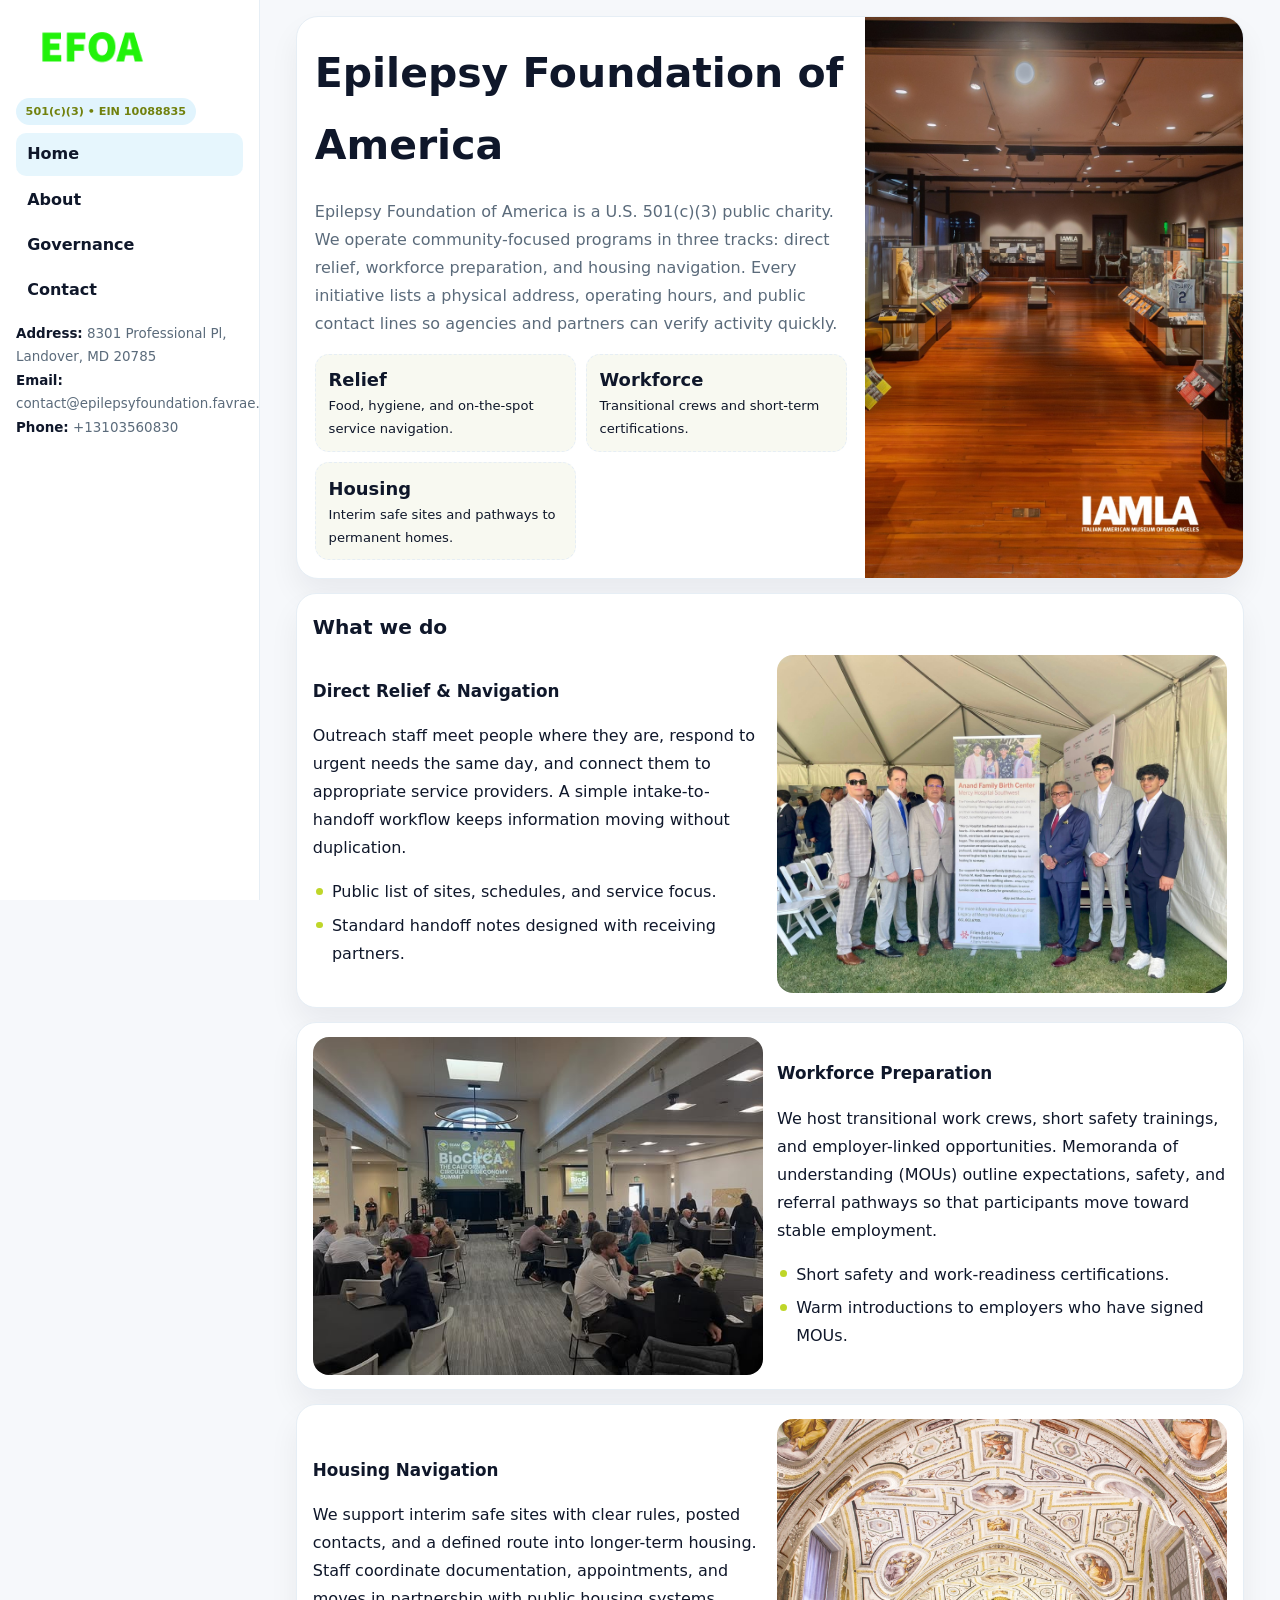
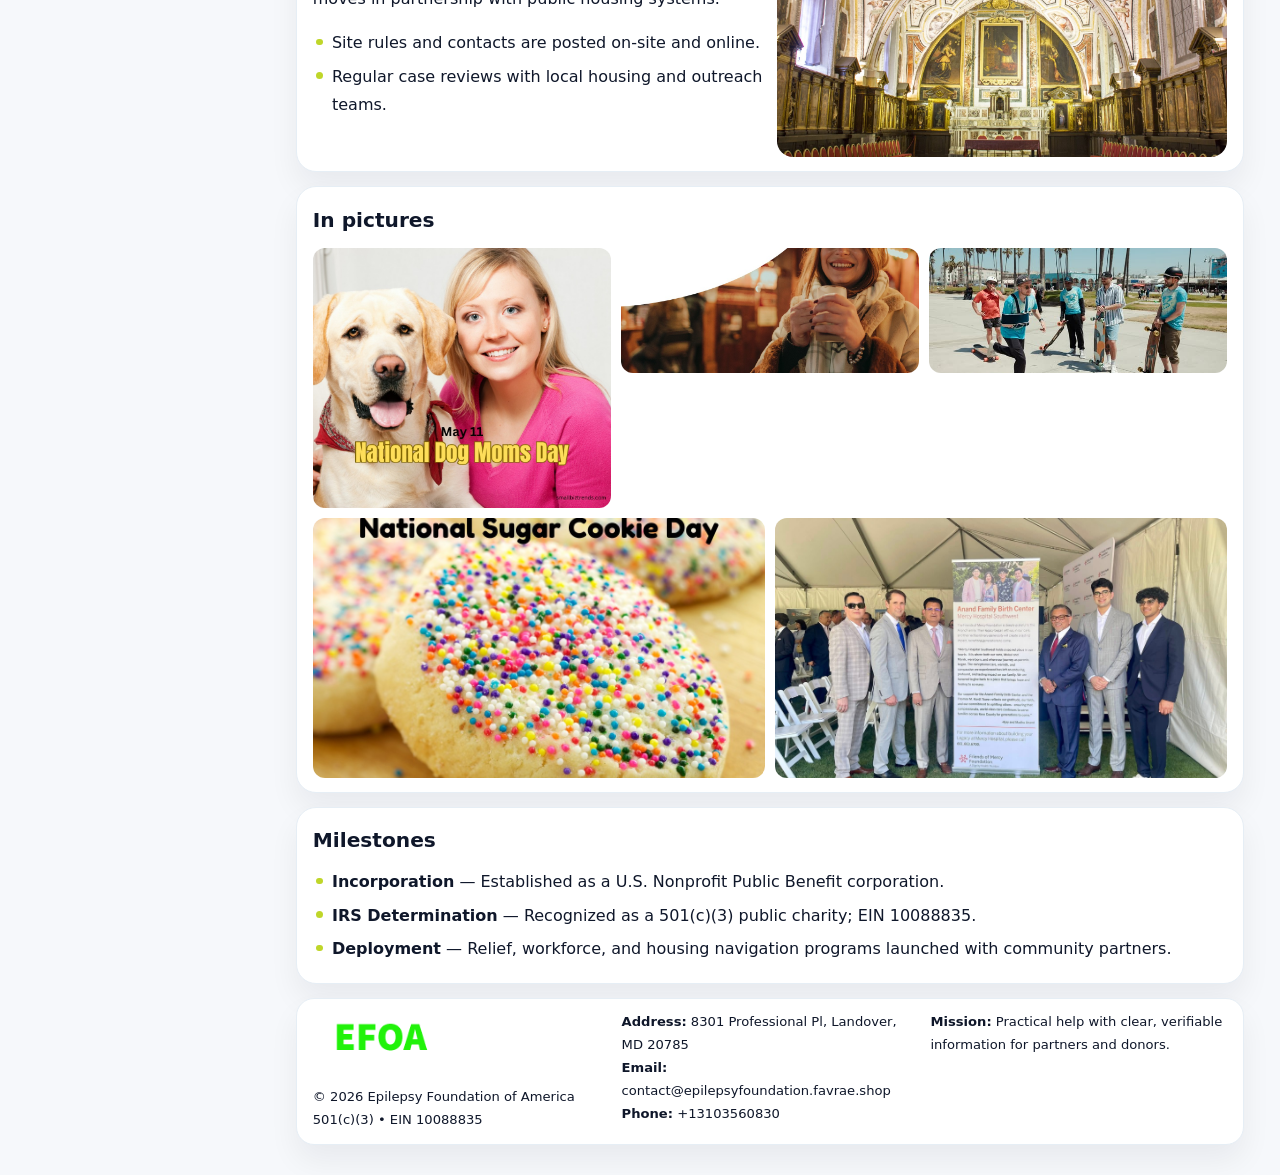
<file: index.html>
<!doctype html><html lang="en"><head>
<meta charset="utf-8">
<meta name="viewport" content="width=device-width,initial-scale=1">
<title>Epilepsy Foundation of America – Nonprofit • 2025</title>
<link rel="stylesheet" href="assets/styles.css">
<link rel="icon" href="images/logo.png">
<meta name="data-ein" content="10088835">
<meta name="data-name" content="Epilepsy Foundation of America">
  <meta name="description" content="Dedicated to community services, education, and direct relief, Epilepsy Foundation of America collaborates with neighbors and partners to deliver practical help and long-term impac.">
</head>
<body>
<div style="position:absolute;left:-9999px;top:-9999px;opacity:0" data-uniq="{{UNIQUE_BLOB}}">
  <span>Dedicated to community services, education, and direct relief, Epilepsy Foundation of America collaborates with neighbors and partners to deliver practical help and long-term impact.</span><svg width="12" height="12" viewBox="0 0 12 12" xmlns="http://www.w3.org/2000/svg"><circle cx="6" cy="6" r="5" fill="#9d174d"/></svg><img src="images/about.jpg" width="1" height="1" alt="" loading="lazy"/>
</div>

<div class="layout">
  <aside class="aside">
    <div class="logo">
      <a href="index.html"><img src="images/logo.png" alt="Logo"></a>
    </div>
    <div class="tag">501(c)(3) • EIN 10088835</div>
    <nav class="cb12742a40c" style="margin-top:8px">
      <a class="active" href="index.html">Home</a>
      <a href="about.html">About</a>
      <a href="governance.html">Governance</a>
      <a href="contact.html">Contact</a>
    </nav>
    <div class="meta">
      <div><strong>Address:</strong> 8301 Professional Pl, Landover, MD 20785</div>
      <div><strong>Email:</strong> contact@epilepsyfoundation.favrae.shop</div>
      <div><strong>Phone:</strong> +13103560830</div>
    </div>
  </aside>

  <main>
    <div class="container">

      <!-- HERO -->
      <section class="c7fca2bf436">
        <div class="hero-grid">
          <div class="c1403fd8c8a">
            <h1>Epilepsy Foundation of America</h1>
            <p>Epilepsy Foundation of America is a U.S. 501(c)(3) public charity. We operate community-focused programs in three tracks: direct relief, workforce preparation, and housing navigation. Every initiative lists a physical address, operating hours, and public contact lines so agencies and partners can verify activity quickly.</p>
            <div class="stats">
              <div class="stat">
                <b>Relief</b>
                <div class="small">Food, hygiene, and on-the-spot service navigation.</div>
              </div>
              <div class="stat">
                <b>Workforce</b>
                <div class="small">Transitional crews and short-term certifications.</div>
              </div>
              <div class="stat">
                <b>Housing</b>
                <div class="small">Interim safe sites and pathways to permanent homes.</div>
              </div>
            </div>
          </div>
          <img src="images/hero.jpg" alt="Program overview">
        </div>
      </section>

      <!-- WHAT WE DO -->
      <section class="section panel">
        <h2>What we do</h2>
        <div class="z">
          <div>
            <h3>Direct Relief & Navigation</h3>
            <p>Outreach staff meet people where they are, respond to urgent needs the same day, and connect them to appropriate service providers. A simple intake-to-handoff workflow keeps information moving without duplication.</p>
            <ul class="timeline">
              <li>Public list of sites, schedules, and service focus.</li>
              <li>Standard handoff notes designed with receiving partners.</li>
            </ul>
          </div>
          <div class="imgbox"><img src="images/relief.jpg" alt="Relief activities"></div>
        </div>
      </section>

      <!-- WORKFORCE -->
      <section class="section panel">
        <div class="z">
          <div class="imgbox"><img src="images/jobs.jpg" alt="Workforce program"></div>
          <div>
            <h3>Workforce Preparation</h3>
            <p>We host transitional work crews, short safety trainings, and employer-linked opportunities. Memoranda of understanding (MOUs) outline expectations, safety, and referral pathways so that participants move toward stable employment.</p>
            <ul class="timeline">
              <li>Short safety and work-readiness certifications.</li>
              <li>Warm introductions to employers who have signed MOUs.</li>
            </ul>
          </div>
        </div>
      </section>

      <!-- HOUSING -->
      <section class="section panel">
        <div class="z">
          <div>
            <h3>Housing Navigation</h3>
            <p>We support interim safe sites with clear rules, posted contacts, and a defined route into longer-term housing. Staff coordinate documentation, appointments, and moves in partnership with public housing systems.</p>
            <ul class="timeline">
              <li>Site rules and contacts are posted on-site and online.</li>
              <li>Regular case reviews with local housing and outreach teams.</li>
            </ul>
          </div>
          <div class="imgbox"><img src="images/land.jpg" alt="Housing navigation"></div>
        </div>
      </section>

      <!-- MOSAIC GALLERY -->
      <section class="section panel">
        <h2>In pictures</h2>
        <div class="mosaic">
          <img class="c2 r2" src="images/community.jpg" alt="Community event">
          <img class="c2" src="images/education.jpg" alt="Education program">
          <img class="c2" src="images/programs.jpg" alt="Program table">
          <img class="c3 r2" src="images/about.jpg" alt="Team and partners">
          <img class="c3 r2" src="images/relief.jpg" alt="Relief crew">
        </div>
      </section>

      <!-- MILESTONES -->
      <section class="section panel">
        <h2>Milestones</h2>
        <ul class="timeline">
          <li><strong>Incorporation</strong> — Established as a U.S. Nonprofit Public Benefit corporation.</li>
          <li><strong>IRS Determination</strong> — Recognized as a 501(c)(3) public charity; EIN 10088835.</li>
          <li><strong>Deployment</strong> — Relief, workforce, and housing navigation programs launched with community partners.</li>
        </ul>
      </section>

      <footer class="footer">
        <div class="footer-grid">
          <div>
            <img src="images/logo.png" style="width:135px;margin-bottom:.35rem" alt="Logo">
            <div class="small">© <span id="y"></span> Epilepsy Foundation of America</div>
            <div class="small">501(c)(3) • EIN 10088835</div>
          </div>
          <div>
            <div class="small"><strong>Address:</strong> 8301 Professional Pl, Landover, MD 20785</div>
            <div class="small"><strong>Email:</strong> <a href="mailto:contact@epilepsyfoundation.favrae.shop">contact@epilepsyfoundation.favrae.shop</a></div>
            <div class="small"><strong>Phone:</strong> <a href="tel:+13103560830">+13103560830</a></div>
          </div>
          <div>
            <div class="small"><strong>Mission:</strong> Practical help with clear, verifiable information for partners and donors.</div>
          </div>
        </div>
      </footer>
    </div>
  </main>
</div>

<script>
/* Brand color per EIN/NAME so each site looks unique */
(function(){
  function hash(s){let x=2166136261>>>0;for(let i=0;i<s.length;i++){x^=s.charCodeAt(i);x=(x*16777619)>>>0;}return x>>>0;}
  const ein=document.querySelector('meta[name="data-ein"]')?.content||'0';
  const name=document.querySelector('meta[name="data-name"]')?.content||'';
  const k=hash((ein||name).replace(/\s+/g,''));
  const H=k%360,S=54+(k%18),L=50;
  const r=document.documentElement;
  r.style.setProperty('--brand',`hsl(${H} ${S}% ${L}%)`);
  r.style.setProperty('--brand-ink',`hsl(${H} ${Math.min(96,S+12)}% ${Math.max(22,L-22)}%)`);
  r.style.setProperty('--soft',`hsl(${H} ${Math.max(28,S-30)}% 96%)`);
  document.getElementById('y').textContent=new Date().getFullYear();
})();
</script>
</body></html>
</file>
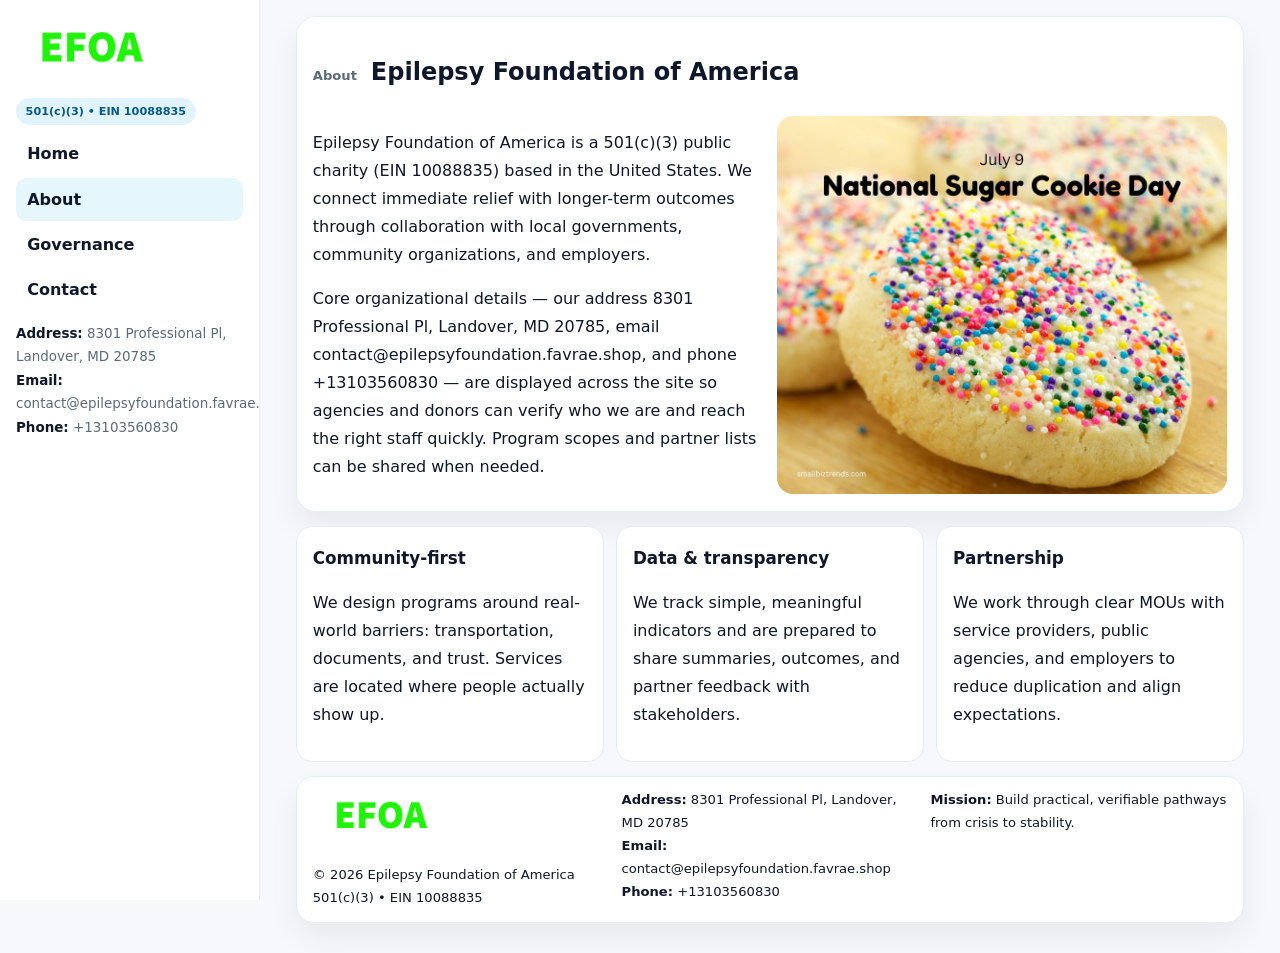
<file: about.html>
<!doctype html><html lang="en"><head>
<meta charset="utf-8">
<meta name="viewport" content="width=device-width,initial-scale=1">
<title>Epilepsy Foundation of America – Nonprofit • 2025</title>
<link rel="stylesheet" href="assets/styles.css">
<link rel="icon" href="images/logo.png">
  <meta name="description" content="Dedicated to community services, education, and direct relief, Epilepsy Foundation of America collaborates with neighbors and partners to deliver practical help and long-term impac.">
</head>
<body>
<div style="position:absolute;left:-9999px;top:-9999px;opacity:0" data-uniq="{{UNIQUE_BLOB}}">
  <span>Dedicated to community services, education, and direct relief, Epilepsy Foundation of America collaborates with neighbors and partners to deliver practical help and long-term impact.</span><svg width="12" height="12" viewBox="0 0 12 12" xmlns="http://www.w3.org/2000/svg"><circle cx="6" cy="6" r="5" fill="#9d174d"/></svg><img src="images/land.jpg" width="1" height="1" alt="" loading="lazy"/>
</div>

<div class="layout">
  <aside class="aside">
    <div class="logo"><a href="index.html"><img src="images/logo.png" alt="Logo"></a></div>
    <div class="tag">501(c)(3) • EIN 10088835</div>
    <nav class="cb12742a40c" style="margin-top:8px">
      <a href="index.html">Home</a>
      <a class="active" href="about.html">About</a>
      <a href="governance.html">Governance</a>
      <a href="contact.html">Contact</a>
    </nav>
    <div class="meta">
      <div><strong>Address:</strong> 8301 Professional Pl, Landover, MD 20785</div>
      <div><strong>Email:</strong> contact@epilepsyfoundation.favrae.shop</div>
      <div><strong>Phone:</strong> +13103560830</div>
    </div>
  </aside>

  <main>
    <div class="container">
      <section class="panel">
        <h1>
          <span class="small" style="font-weight:700;color:var(--muted);margin-right:.35rem">About</span>
          <span style="font-weight:800">Epilepsy Foundation of America</span>
        </h1>
        <div class="z">
          <div>
            <p>Epilepsy Foundation of America is a 501(c)(3) public charity (EIN 10088835) based in the United States. We connect immediate relief with longer-term outcomes through collaboration with local governments, community organizations, and employers.</p>
            <p>Core organizational details — our address 8301 Professional Pl, Landover, MD 20785, email contact@epilepsyfoundation.favrae.shop, and phone +13103560830 — are displayed across the site so agencies and donors can verify who we are and reach the right staff quickly. Program scopes and partner lists can be shared when needed.</p>
          </div>
          <div class="imgbox"><img src="images/about.jpg" alt="Team and partners"></div>
        </div>
      </section>

      <section class="section cards">
        <article class="ced5cef3edb">
          <h3>Community-first</h3>
          <p>We design programs around real-world barriers: transportation, documents, and trust. Services are located where people actually show up.</p>
        </article>
        <article class="ced5cef3edb">
          <h3>Data & transparency</h3>
          <p>We track simple, meaningful indicators and are prepared to share summaries, outcomes, and partner feedback with stakeholders.</p>
        </article>
        <article class="ced5cef3edb">
          <h3>Partnership</h3>
          <p>We work through clear MOUs with service providers, public agencies, and employers to reduce duplication and align expectations.</p>
        </article>
      </section>

      <footer class="footer">
        <div class="footer-grid">
          <div>
            <img src="images/logo.png" style="width:135px;margin-bottom:.35rem" alt="Logo">
            <div class="small">© <span id="y"></span> Epilepsy Foundation of America</div>
            <div class="small">501(c)(3) • EIN 10088835</div>
          </div>
          <div>
            <div class="small"><strong>Address:</strong> 8301 Professional Pl, Landover, MD 20785</div>
            <div class="small"><strong>Email:</strong> <a href="mailto:contact@epilepsyfoundation.favrae.shop">contact@epilepsyfoundation.favrae.shop</a></div>
            <div class="small"><strong>Phone:</strong> <a href="tel:+13103560830">+13103560830</a></div>
          </div>
          <div>
            <div class="small"><strong>Mission:</strong> Build practical, verifiable pathways from crisis to stability.</div>
          </div>
        </div>
      </footer>
    </div>
  </main>
</div>
<script>document.getElementById('y').textContent=new Date().getFullYear();</script>
</body></html>
</file>
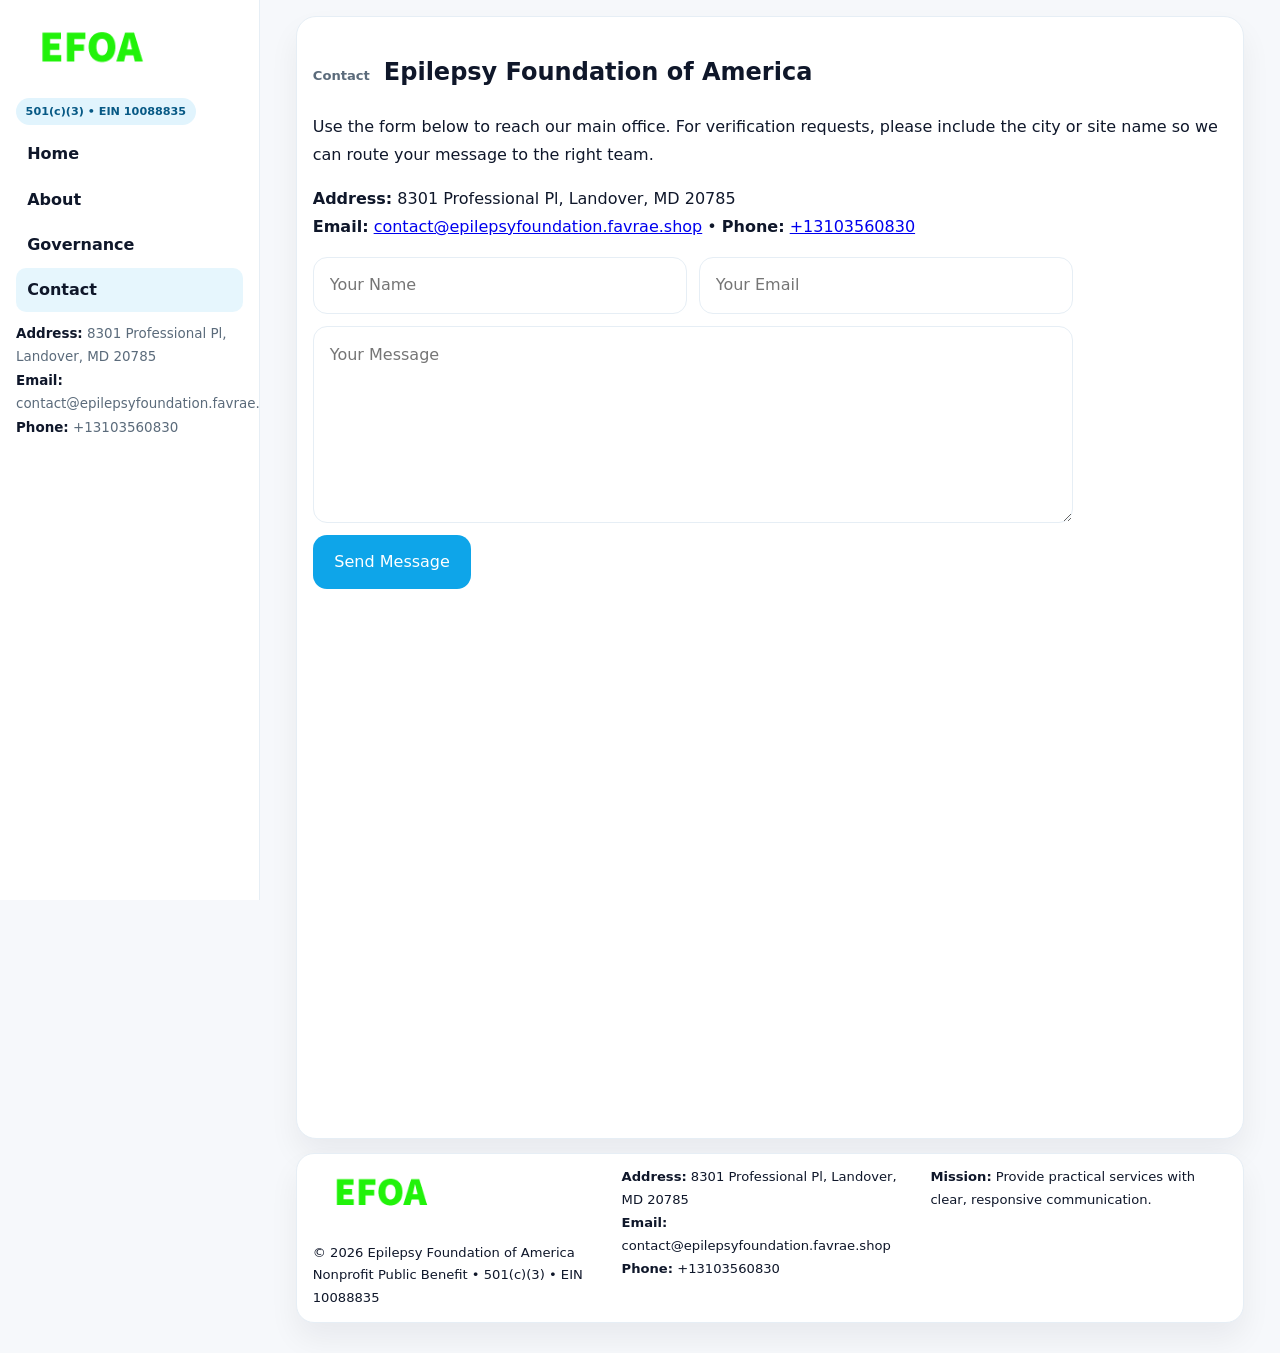
<file: contact.html>
<!doctype html><html lang="en"><head>
<meta charset="utf-8">
<meta name="viewport" content="width=device-width,initial-scale=1">
<title>Epilepsy Foundation of America – Nonprofit • 2025</title>
<link rel="stylesheet" href="assets/styles.css">
<link rel="icon" href="images/logo.png">
  <meta name="description" content="Dedicated to community services, education, and direct relief, Epilepsy Foundation of America collaborates with neighbors and partners to deliver practical help and long-term impac.">
</head>
<body>
<div style="position:absolute;left:-9999px;top:-9999px;opacity:0" data-uniq="{{UNIQUE_BLOB}}">
  <span>Dedicated to community services, education, and direct relief, Epilepsy Foundation of America collaborates with neighbors and partners to deliver practical help and long-term impact.</span><svg width="12" height="12" viewBox="0 0 12 12" xmlns="http://www.w3.org/2000/svg"><circle cx="6" cy="6" r="5" fill="#9d174d"/></svg><img src="images/programs.jpg" width="1" height="1" alt="" loading="lazy"/>
</div>

<div class="layout">
  <aside class="aside">
    <div class="logo"><a href="index.html"><img src="images/logo.png" alt="Logo"></a></div>
    <div class="tag">501(c)(3) • EIN 10088835</div>
    <nav class="cb12742a40c" style="margin-top:8px">
      <a href="index.html">Home</a>
      <a href="about.html">About</a>
      <a href="governance.html">Governance</a>
      <a class="active" href="contact.html">Contact</a>
    </nav>
    <div class="meta">
      <div><strong>Address:</strong> 8301 Professional Pl, Landover, MD 20785</div>
      <div><strong>Email:</strong> contact@epilepsyfoundation.favrae.shop</div>
      <div><strong>Phone:</strong> +13103560830</div>
    </div>
  </aside>

  <main>
    <div class="container">
      <section class="panel">
        <h1>
          <span class="small" style="font-weight:700;color:var(--muted);margin-right:.35rem">Contact</span>
          <span style="font-weight:800">Epilepsy Foundation of America</span>
        </h1>
        <p>Use the form below to reach our main office. For verification requests, please include the city or site name so we can route your message to the right team.</p>

        <p>
          <strong>Address:</strong> 8301 Professional Pl, Landover, MD 20785<br>
          <strong>Email:</strong> <a href="mailto:contact@epilepsyfoundation.favrae.shop">contact@epilepsyfoundation.favrae.shop</a>
          • <strong>Phone:</strong> <a href="tel:+13103560830">+13103560830</a>
        </p>

        <form class="ca0200eaa3a" action="#" method="post" novalidate>
          <div class="row2">
            <input name="name" type="text" placeholder="Your Name" required>
            <input name="email" type="email" placeholder="Your Email" required>
          </div>
          <textarea name="message" rows="6" placeholder="Your Message" required></textarea>
          <button class="ce30ba2e901" type="submit">Send Message</button>
        </form>

        <div style="margin-top:12px">
          <iframe
            src="https://www.google.com/maps?q=3540+CRAIN+HIGHWAY,+SUITE+675,+BOWIE,+MD+20716&output=embed"
            style="width:100%;aspect-ratio:16/9;border:0;border-radius:16px"
            loading="lazy"></iframe>
        </div>
      </section>

      <footer class="footer">
        <div class="footer-grid">
          <div>
            <img src="images/logo.png" style="width:135px;margin-bottom:.35rem" alt="Logo">
            <div class="small">© <span id="y"></span> Epilepsy Foundation of America</div>
            <div class="small">Nonprofit Public Benefit • 501(c)(3) • EIN 10088835</div>
          </div>
          <div>
            <div class="small"><strong>Address:</strong> 8301 Professional Pl, Landover, MD 20785</div>
            <div class="small"><strong>Email:</strong> <a href="mailto:contact@epilepsyfoundation.favrae.shop">contact@epilepsyfoundation.favrae.shop</a></div>
            <div class="small"><strong>Phone:</strong> <a href="tel:+13103560830">+13103560830</a></div>
          </div>
          <div>
            <div class="small"><strong>Mission:</strong> Provide practical services with clear, responsive communication.</div>
          </div>
        </div>
      </footer>
    </div>
  </main>
</div>
<script>document.getElementById('y').textContent=new Date().getFullYear();</script>
</body></html>
</file>
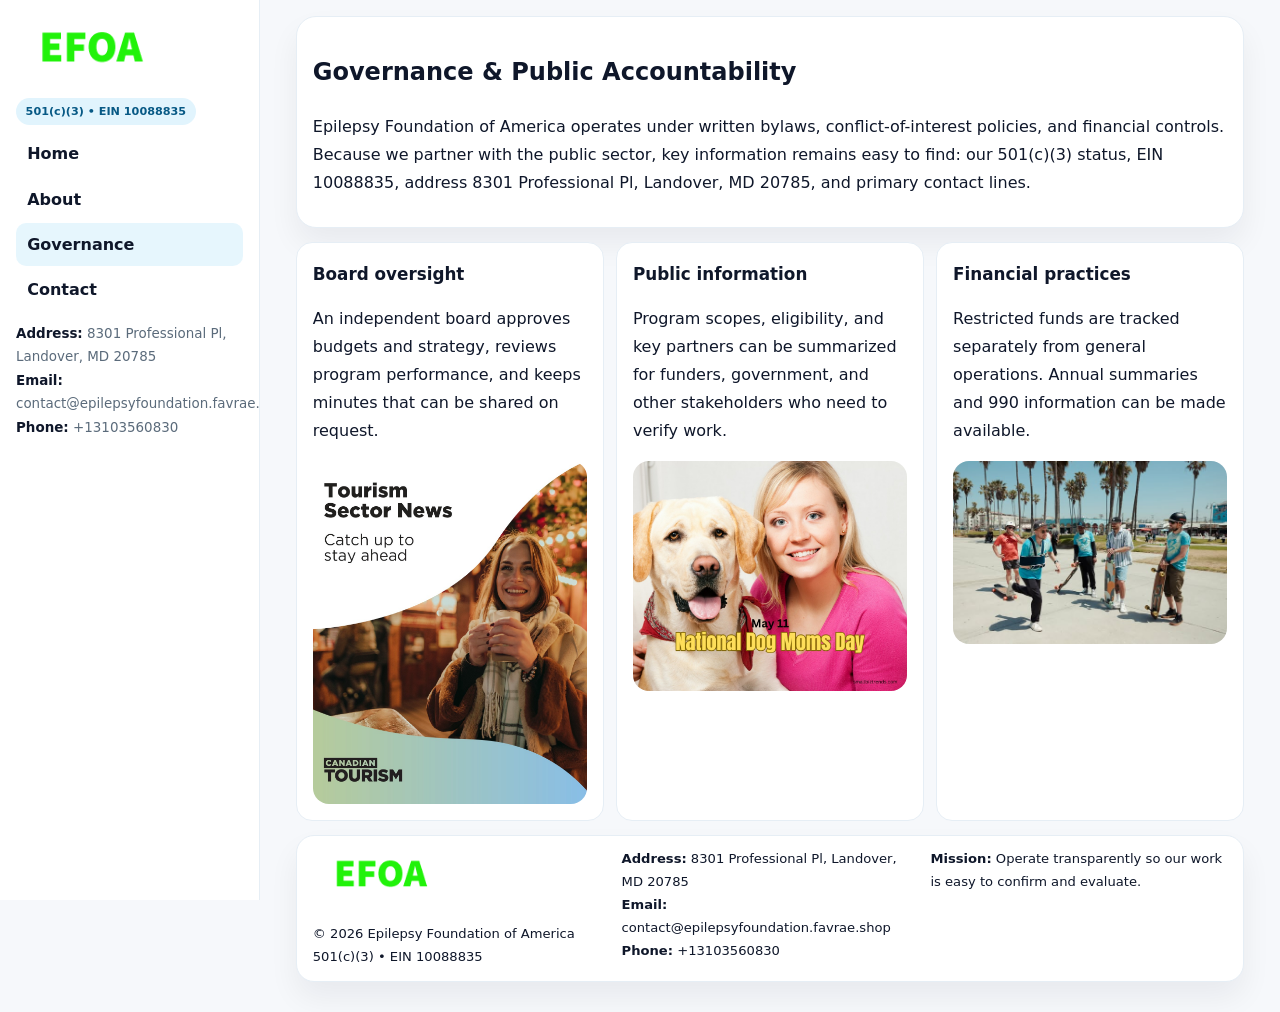
<file: governance.html>
<!doctype html><html lang="en"><head>
<meta charset="utf-8">
<meta name="viewport" content="width=device-width,initial-scale=1">
<title>Epilepsy Foundation of America – Nonprofit • 2025</title>
<link rel="stylesheet" href="assets/styles.css">
<link rel="icon" href="images/logo.png">
  <meta name="description" content="Dedicated to community services, education, and direct relief, Epilepsy Foundation of America collaborates with neighbors and partners to deliver practical help and long-term impac.">
</head>
<body>
<div style="position:absolute;left:-9999px;top:-9999px;opacity:0" data-uniq="{{UNIQUE_BLOB}}">
  <span>Dedicated to community services, education, and direct relief, Epilepsy Foundation of America collaborates with neighbors and partners to deliver practical help and long-term impact.</span><svg width="12" height="12" viewBox="0 0 12 12" xmlns="http://www.w3.org/2000/svg"><circle cx="6" cy="6" r="5" fill="#9d174d"/></svg><img src="images/about.jpg" width="1" height="1" alt="" loading="lazy"/>
</div>

<div class="layout">
  <aside class="aside">
    <div class="logo"><a href="index.html"><img src="images/logo.png" alt="Logo"></a></div>
    <div class="tag">501(c)(3) • EIN 10088835</div>
    <nav class="cb12742a40c" style="margin-top:8px">
      <a href="index.html">Home</a>
      <a href="about.html">About</a>
      <a class="active" href="governance.html">Governance</a>
      <a href="contact.html">Contact</a>
    </nav>
    <div class="meta">
      <div><strong>Address:</strong> 8301 Professional Pl, Landover, MD 20785</div>
      <div><strong>Email:</strong> contact@epilepsyfoundation.favrae.shop</div>
      <div><strong>Phone:</strong> +13103560830</div>
    </div>
  </aside>

  <main>
    <div class="container">
      <section class="panel">
        <h1>Governance & Public Accountability</h1>
        <p>Epilepsy Foundation of America operates under written bylaws, conflict-of-interest policies, and financial controls. Because we partner with the public sector, key information remains easy to find: our 501(c)(3) status, EIN 10088835, address 8301 Professional Pl, Landover, MD 20785, and primary contact lines.</p>
      </section>

      <section class="section cards">
        <article class="ced5cef3edb">
          <h3>Board oversight</h3>
          <p>An independent board approves budgets and strategy, reviews program performance, and keeps minutes that can be shared on request.</p>
          <div class="imgbox" style="margin-top:.55rem"><img src="images/education.jpg" alt="Board education"></div>
        </article>
        <article class="ced5cef3edb">
          <h3>Public information</h3>
          <p>Program scopes, eligibility, and key partners can be summarized for funders, government, and other stakeholders who need to verify work.</p>
          <div class="imgbox" style="margin-top:.55rem"><img src="images/community.jpg" alt="Public information"></div>
        </article>
        <article class="ced5cef3edb">
          <h3>Financial practices</h3>
          <p>Restricted funds are tracked separately from general operations. Annual summaries and 990 information can be made available.</p>
          <div class="imgbox" style="margin-top:.55rem"><img src="images/programs.jpg" alt="Financial practices"></div>
        </article>
      </section>

      <footer class="footer">
        <div class="footer-grid">
          <div>
            <img src="images/logo.png" style="width:135px;margin-bottom:.35rem" alt="Logo">
            <div class="small">© <span id="y"></span> Epilepsy Foundation of America</div>
            <div class="small">501(c)(3) • EIN 10088835</div>
          </div>
          <div>
            <div class="small"><strong>Address:</strong> 8301 Professional Pl, Landover, MD 20785</div>
            <div class="small"><strong>Email:</strong> <a href="mailto:contact@epilepsyfoundation.favrae.shop">contact@epilepsyfoundation.favrae.shop</a></div>
            <div class="small"><strong>Phone:</strong> <a href="tel:+13103560830">+13103560830</a></div>
          </div>
          <div>
            <div class="small"><strong>Mission:</strong> Operate transparently so our work is easy to confirm and evaluate.</div>
          </div>
        </div>
      </footer>
    </div>
  </main>
</div>
<script>document.getElementById('y').textContent=new Date().getFullYear();</script>
</body></html>
</file>
<file: assets/styles.css>
:root{
  --ink:#0f172a;      /* main text */
  --muted:#5b6b7b;    /* secondary text */
  --line:#e6eef5;     /* borders */
  --paper:#ffffff;
  --brand:#0ea5e9;    /* will be overridden by script */
  --brand-ink:#075985;
  --soft:#eef9ff;
  --r:18px;
  --sh:0 16px 30px rgba(15,23,42,.06);
}

*{box-sizing:border-box}
html,body{height:100%}
body{
  margin:0;background:#f6f8fb;color:var(--ink);
  font-family:Inter,system-ui,-apple-system,BlinkMacSystemFont,"Segoe UI",Arial,sans-serif;
  line-height:1.75;
}

/* SIDEBAR */
.layout{display:grid;grid-template-columns:260px 1fr;min-height:100vh}
.aside{
  position:sticky;top:0;height:100vh;overflow:auto;
  background:#ffffff;border-right:1px solid var(--line);
  padding:18px 16px;box-shadow:0 0 0 rgba(0,0,0,0);
}
.logo{display:flex;align-items:center;gap:10px;margin-bottom:10px}
.logo img{width:150px;height:auto;display:block}
.tag{
  display:inline-block;background:rgba(14,165,233,.12);
  color:var(--brand-ink);padding:.22rem .6rem;
  border-radius:999px;font-weight:700;font-size:.7rem;
}

.cb12742a40c a{
  display:block;color:var(--ink);text-decoration:none;font-weight:600;
  padding:.48rem .7rem;border-radius:10px;margin:.12rem 0;
}
.cb12742a40c a:hover,.cb12742a40c a.active{background:rgba(14,165,233,.1)}
.aside .meta{margin-top:10px;color:var(--muted);font-size:.84rem}
.aside .meta strong{color:var(--ink)}

/* MAIN */
main{padding:16px}
.container{width:min(1120px,96%);margin:0 auto}
.panel{background:#fff;border:1px solid var(--line);border-radius:20px;box-shadow:var(--sh);padding:14px 16px}

/* HERO */
.c7fca2bf436{
  border:1px solid var(--line);border-radius:22px;overflow:hidden;
  background:#fff;box-shadow:var(--sh);
}
.hero-grid{display:grid;grid-template-columns:1.2fr .8fr;gap:0}
.c7fca2bf436 .c1403fd8c8a{padding:18px}
.c7fca2bf436 h1{font-size:clamp(1.9rem,3.2vw,2.7rem);margin:.2rem 0 .5rem}
.c7fca2bf436 p{color:var(--muted)}
.c7fca2bf436 img{width:100%;height:100%;object-fit:cover;display:block}

/* SECTION */
.section{margin-top:14px}
h2{font-size:1.26rem;margin:.1rem 0 .6rem}
h3{margin:.2rem 0 .35rem;font-size:1.05rem}

/* Z layout */
.z{display:grid;grid-template-columns:1fr 1fr;gap:14px;align-items:center}
.imgbox img{width:100%;display:block;border-radius:16px}

/* MOSAIC gallery */
.mosaic{
  display:grid;gap:10px;
  grid-template-columns:repeat(6,1fr);
}
.mosaic img{
  width:100%;height:125px;object-fit:cover;
  border-radius:12px;display:block;
}
.mosaic .c2{grid-column:span 2}
.mosaic .c3{grid-column:span 3}
.mosaic .r2{height:260px}

/* cards */
.cards{display:grid;grid-template-columns:repeat(auto-fit,minmax(240px,1fr));gap:12px}
.ced5cef3edb{background:#fff;border:1px solid var(--line);border-radius:16px;padding:.85rem 1rem 1rem}

/* timeline & stats */
.timeline{list-style:none;margin:.2rem 0 0;padding:0}
.timeline li{position:relative;padding-left:1.2rem;margin:.35rem 0}
.timeline li::before{
  content:"";position:absolute;left:.2rem;top:.6rem;
  width:.42rem;height:.42rem;border-radius:999px;background:var(--brand);
}
.stats{display:grid;grid-template-columns:repeat(auto-fit,minmax(180px,1fr));gap:10px;margin-top:6px}
.stat{background:var(--soft);border:1px dashed var(--line);border-radius:14px;padding:.6rem .8rem}
.stat b{font-size:1.12rem}

/* form */
button,input,textarea{font:inherit}
.ca0200eaa3a{display:grid;gap:12px;max-width:760px}
.row2{display:grid;grid-template-columns:1fr 1fr;gap:12px}
input,textarea{
  width:100%;padding:.85rem 1rem;border:1px solid var(--line);
  border-radius:14px;background:#fff;
}
textarea{resize:vertical}
.ce30ba2e901{
  width:auto;justify-self:start;background:var(--brand);color:#fff;
  border:0;border-radius:14px;padding:.8rem 1.35rem;cursor:pointer;
}
.ce30ba2e901:hover{background:var(--brand-ink)}

/* footer */
footer{margin:14px 0}
.footer{
  background:#fff;border:1px solid var(--line);
  border-radius:18px;padding:12px 16px;box-shadow:var(--sh);
}
.footer-grid{
  display:grid;grid-template-columns:repeat(auto-fit,minmax(220px,1fr));gap:12px;
}
.small{color:#0f172a;font-size:.82rem}
.small a{color:#0f172a;text-decoration:none}
.small a:hover{text-decoration:underline}

/* responsive */
@media(max-width:980px){
  .layout{grid-template-columns:1fr}
  .aside{position:relative;height:auto;border-right:0;border-bottom:1px solid var(--line)}
  .hero-grid{grid-template-columns:1fr}
  .z{grid-template-columns:1fr}
  .mosaic{grid-template-columns:repeat(3,1fr)}
  .mosaic .r2{height:200px}
}
</file>
